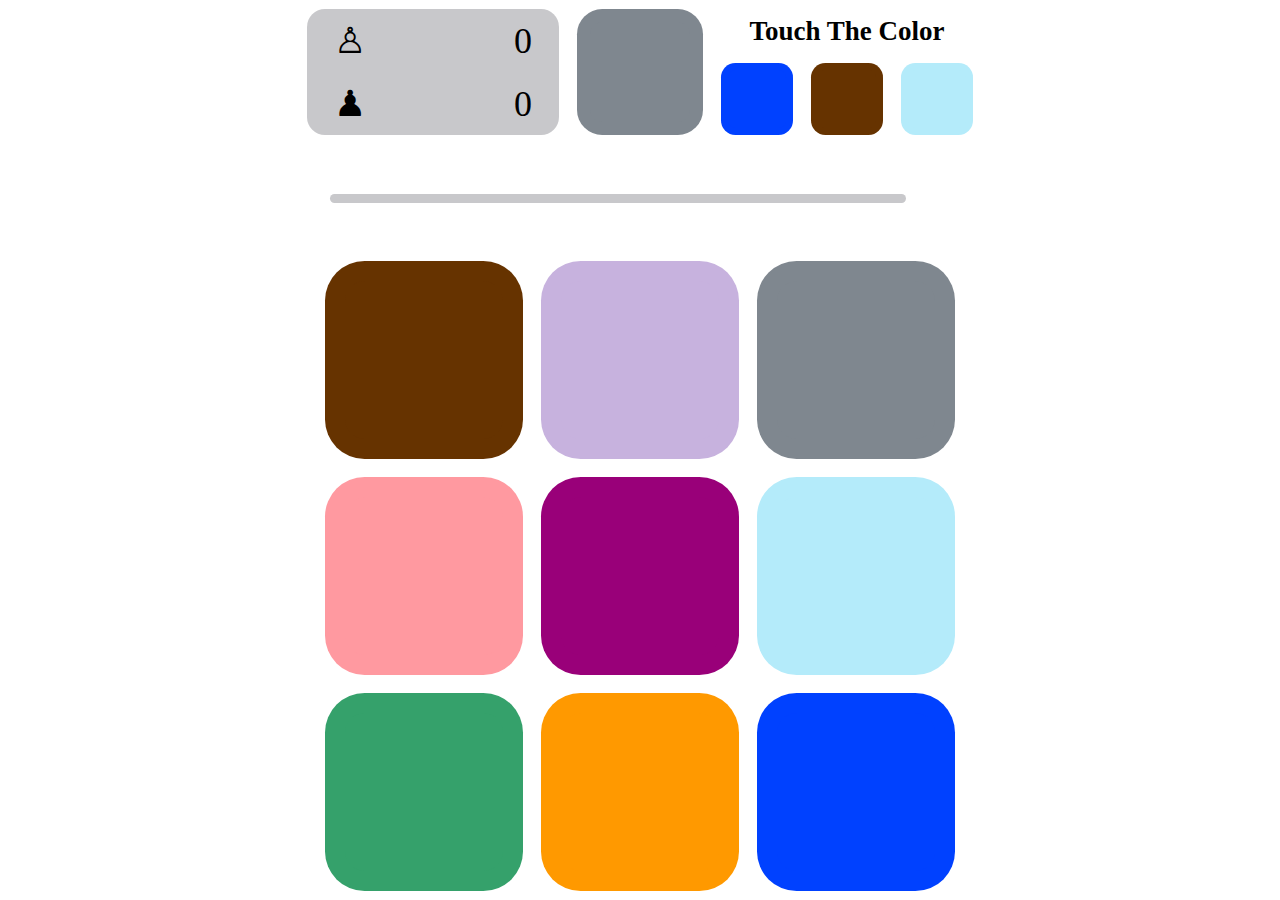
<file: index.html>
<html>
  <head>
    <meta charset="UTF-8">
    <meta name="viewport" content="width=device-width,initial-scale=1,user-scalable=no">
    <meta name="twitter:card" content="summary_large_image" />
    <meta name="twitter:site" content="@amoO_O" />
    <meta name="twitter:title" content="Touch the Color" />
    <meta name="twitter:description" content="Touch the color" />
    <meta name="twitter:image" content="https://amo12937.github.io/touch_the_color_web/images/tw_image_2b7a14c6584a967efb77a0b667d3bab7.png" />
    <meta property="og:site_name" content="Touch the Color" />
    <meta property="og:title" content="Touch the Color" />
    <meta property="og:image" content="https://amo12937.github.io/touch_the_color_web/images/fb_image_709deee22ae96780b7e55422ca96f77f.png" />
    <meta property="og:description" content="Touch the color :)" />
    <meta property="og:url" content="https://amo12937.github.io/touch_the_color_web/" />
    <meta property="og:type" content="website" />
    <script>
      document.write('<link rel="stylesheet" type="text/css" href="styles/main.css?r=' + Math.random() + '">');
    </script>
    <script src="scripts/bundle.js"></script>
    <script async src="//platform.twitter.com/widgets.js" charset="utf-8"></script>
  </head>
  <body>
    <div id="root"></div>
  </body>
</html>
</file>
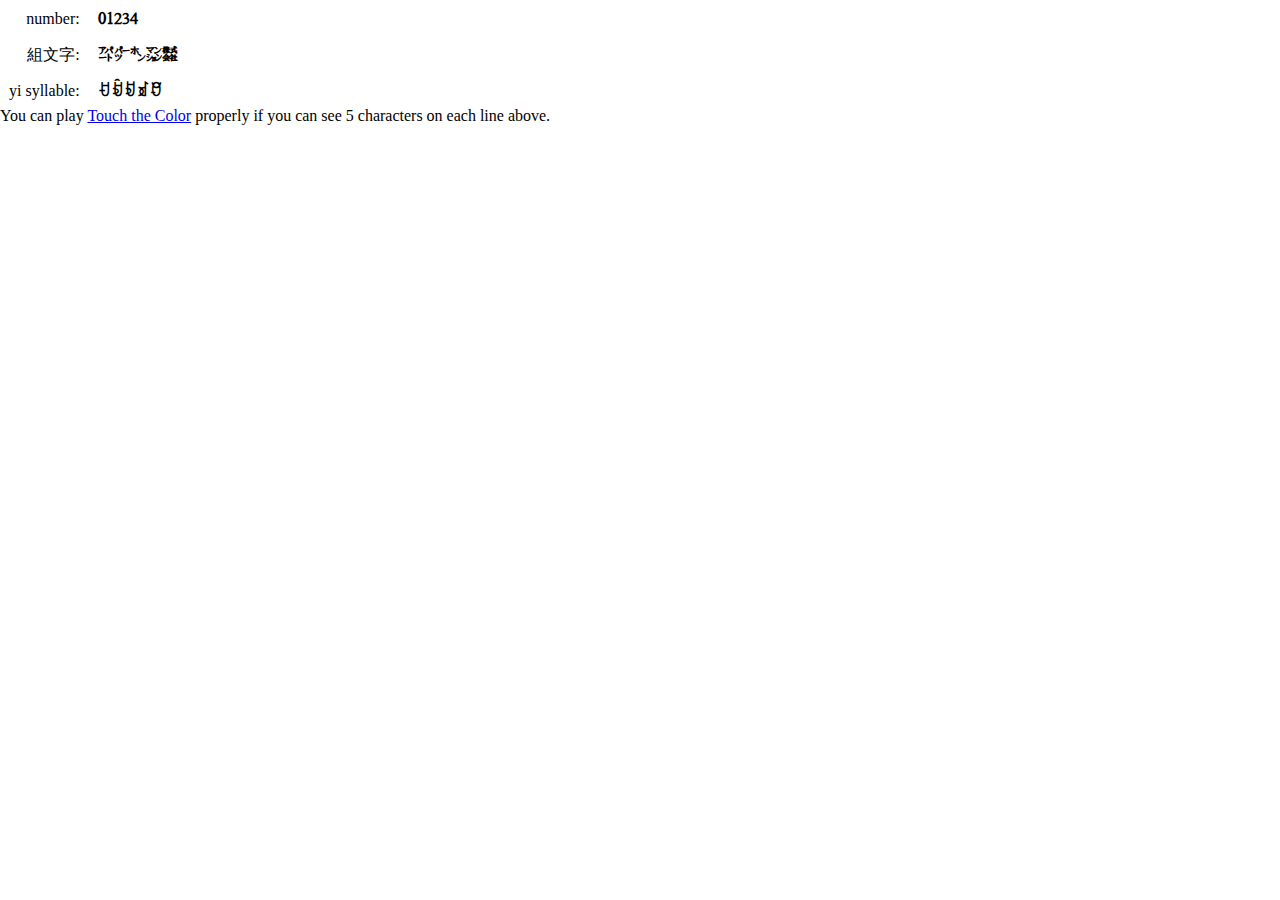
<file: dep_char.html>
<html>
  <head>
    <meta charset="UTF-8">
    <meta name="viewport" content="width=device-width,initial-scale=1,user-scalable=no">
    <script>
      document.write('<link rel="stylesheet" type="text/css" href="styles/main.css?r=' + Math.random() + '">');
    </script>
    <style>
      td {
        padding: 1vmin;
      }
      th {
        padding: 1vmin;
        text-align: right;
      }
    </style>
  </head>
  <body>
    <table>
      <tr>
        <th>number:</th>
        <td class = "font">
          01234
        </td>
      </tr>
      <tr>
        <th>組文字:</th>
        <td class = "font">
          ㌀㌬㌿㍇㍿
        </td>
      </tr>
      <tr>
        <th>yi syllable:</th>
        <td class = "font">
          ꀀꀁꀂꀃꀄ
        </td>
      </tr>
    </table>
    <div>You can play <a href="./index.html">Touch the Color</a> properly if you can see 5 characters on each line above.</div>
  </body>
</html>
</file>
<file: styles/main.css>
html,body,div,span,object,iframe,h1,h2,h3,h4,h5,h6,p,blockquote,pre,a,abbr,address,cite,code,del,dfn,em,img,ins,kbd,q,s,samp,small,strong,sub,sup,var,b,u,i,dl,dt,dd,ol,ul,li,fieldset,form,label,legend,table,caption,tbody,tfoot,thead,tr,th,td,article,aside,canvas,details,embed,figure,figcaption,footer,header,hgroup,menu,nav,output,ruby,section,summary,time,mark,audio,video{margin:0;padding:0;border:0;font-size:100%;font:inherit;vertical-align:baseline}article,aside,details,figcaption,figure,footer,header,hgroup,menu,nav,section{display:block}body{line-height:1}ol,ul{list-style:none}blockquote,q{quotes:none}blockquote:before,blockquote:after,q:before,q:after{content:'';content:none}table{border-collapse:collapse;border-spacing:0}html,body{overflow:hidden;font-family:"sans-serif"}.app{width:100%;height:100%}.logo-inner{width:76vmin;height:10vmin;font-size:8vmin;font-weight:bold;display:-webkit-box;display:-ms-flexbox;display:flex;-webkit-box-align:end;-ms-flex-align:end;align-items:flex-end;-webkit-box-pack:center;-ms-flex-pack:center;justify-content:center}.app_content{width:100vmin;height:100vmin;margin:0 auto;padding-top:10vmin}.game-over-inner{width:72vmin;height:24vmin;padding-top:111vmin;margin:0 auto}@media screen and (min-aspect-ratio: 10 / 13){.logo-inner{width:30vmin;height:5vmin;margin-left:auto;font-size:3vmin}.app_content{padding-top:0}.game-over-inner{padding-top:52vmin}}.logo{width:76vmin;height:10vmin;margin:0 auto 0;position:absolute;top:0;left:0;right:0}.logo-image{width:100%;height:100%}.board{width:72vmin;height:72vmin;margin:0 auto}.board_row{width:72vmin;height:14.4vmin}.board_row.board_row-3{height:24vmin}.board_row.board_row-4{height:18vmin}.board_row.board_row-5{height:14.4vmin}.board_cell{width:12.4vmin;height:12.4vmin;float:left;position:relative;margin:1vmin}.board_cell.board_cell-3{width:22vmin;height:22vmin;font-size:12.5vmin}.board_cell.board_cell-4{width:16vmin;height:16vmin;font-size:9.375vmin}.board_cell.board_cell-5{width:12.4vmin;height:12.4vmin;font-size:7.5vmin}.board_item-appear{-webkit-transform:scale(0.5);transform:scale(0.5);opacity:0}.board_item-appear-active{-webkit-transition:all 400ms;transition:all 400ms;-webkit-transform:scale(1);transform:scale(1);opacity:1}.board_item-enter{-webkit-transform:scale(0.5);transform:scale(0.5);opacity:0}.board_item-enter-active{-webkit-transition:all 400ms;transition:all 400ms;-webkit-transform:scale(1);transform:scale(1);opacity:1}.board_item-leave-active{-webkit-transition:all 400ms;transition:all 400ms;-webkit-transform:scale(2);transform:scale(2);opacity:0}.board_item{position:absolute;top:0;right:0;bottom:0;left:0}.board_item_failed{-webkit-animation-name:animation-board-fail;animation-name:animation-board-fail;-webkit-animation-duration:0.5s;animation-duration:0.5s;-webkit-animation-timing-function:ease;animation-timing-function:ease;-webkit-animation-iteration-count:1;animation-iteration-count:1}@-webkit-keyframes animation-board-fail{0%{-webkit-transform:rotate(10deg);transform:rotate(10deg)}20%{-webkit-transform:rotate(-10deg);transform:rotate(-10deg)}40%{-webkit-transform:rotate(5deg);transform:rotate(5deg)}60%{-webkit-transform:rotate(-5deg);transform:rotate(-5deg)}80%{-webkit-transform:rotate(0deg);transform:rotate(0deg)}}@keyframes animation-board-fail{0%{-webkit-transform:rotate(10deg);transform:rotate(10deg)}20%{-webkit-transform:rotate(-10deg);transform:rotate(-10deg)}40%{-webkit-transform:rotate(5deg);transform:rotate(5deg)}60%{-webkit-transform:rotate(-5deg);transform:rotate(-5deg)}80%{-webkit-transform:rotate(0deg);transform:rotate(0deg)}}.board_cell_appeal{-webkit-animation-name:animation-board-cell_appeal;animation-name:animation-board-cell_appeal;-webkit-animation-duration:1.0s;animation-duration:1.0s;-webkit-animation-timing-function:ease;animation-timing-function:ease;-webkit-animation-iteration-count:infinite;animation-iteration-count:infinite;-webkit-animation-fill-mode:forwards;animation-fill-mode:forwards}@-webkit-keyframes animation-board-cell_appeal{75%{-webkit-transform:rotate(0deg);transform:rotate(0deg)}80%{-webkit-transform:rotate(5deg);transform:rotate(5deg)}85%{-webkit-transform:rotate(-5deg);transform:rotate(-5deg)}90%{-webkit-transform:rotate(5deg);transform:rotate(5deg)}95%{-webkit-transform:rotate(-5deg);transform:rotate(-5deg)}100%{-webkit-transform:rotate(0deg);transform:rotate(0deg)}}@keyframes animation-board-cell_appeal{75%{-webkit-transform:rotate(0deg);transform:rotate(0deg)}80%{-webkit-transform:rotate(5deg);transform:rotate(5deg)}85%{-webkit-transform:rotate(-5deg);transform:rotate(-5deg)}90%{-webkit-transform:rotate(5deg);transform:rotate(5deg)}95%{-webkit-transform:rotate(-5deg);transform:rotate(-5deg)}100%{-webkit-transform:rotate(0deg);transform:rotate(0deg)}}.timer{width:77vmin;height:12vmin;margin:0 auto;display:-webkit-box;display:-ms-flexbox;display:flex;-webkit-box-align:center;-ms-flex-align:center;align-items:center}.timer_back{width:64vmin;height:1vmin;background-color:#c8c8cb;border-radius:.5vmin;margin-left:4vmin;overflow:hidden}.timer_front{width:0%;height:100%;background-color:#ff2800;border-radius:.5vmin;-webkit-animation-name:animation-timer-front;animation-name:animation-timer-front;-webkit-animation-timing-function:linear;animation-timing-function:linear;-webkit-animation-iteration-count:1;animation-iteration-count:1;-webkit-animation-fill-mode:forwards;animation-fill-mode:forwards}.timer_front-waiting{-webkit-animation-play-state:paused;animation-play-state:paused}.timer_front-active{-webkit-animation-play-state:running;animation-play-state:running}@-webkit-keyframes animation-timer-front{0%{width:0%;background-color:#0041ff}9.9%{background-color:#0041ff}10%{background-color:#35a16b}24.9%{background-color:#35a16b}25%{background-color:#faf500}49.9%{background-color:#faf500}50%{background-color:#ff2800}100%{width:100%;background-color:#ff2800}}@keyframes animation-timer-front{0%{width:0%;background-color:#0041ff}9.9%{background-color:#0041ff}10%{background-color:#35a16b}24.9%{background-color:#35a16b}25%{background-color:#faf500}49.9%{background-color:#faf500}50%{background-color:#ff2800}100%{width:100%;background-color:#ff2800}}.pause-button{width:8vmin;height:8vmin;margin-left:1vmin}.pause-button.pause-button-pause{content:url(../images/pause.svg)}.pause-button.pause-button-resume{content:url(../images/resume.svg)}.hint_container{width:46vmin;height:16vmin;float:left}.hint{-webkit-transition:all 400ms;transition:all 400ms;width:8vmin;height:8vmin;margin:7vmin 1vmin 1vmin;font-size:4vmin}.hint.hint-0{width:14vmin;height:14vmin;float:left;margin:1vmin;font-size:7vmin;position:absolute;-webkit-transform:translate(0, 0);transform:translate(0, 0)}.hint.hint-0.hint_item-leave-active{-webkit-transform:translate(0, 0) scale(2);transform:translate(0, 0) scale(2);opacity:0}.hint.hint-0.hint_item-enter{-webkit-transform:translate(0, 0) scale(0.5);transform:translate(0, 0) scale(0.5);opacity:0}.hint.hint-0.hint_item-enter-active{-webkit-transform:translate(0, 0) scale(1);transform:translate(0, 0) scale(1);opacity:1}.hint.hint-1{position:absolute;-webkit-transform:translate(16vmin, 0);transform:translate(16vmin, 0)}.hint.hint-1.hint_item-leave-active{-webkit-transform:translate(16vmin, 0) scale(2);transform:translate(16vmin, 0) scale(2);opacity:0}.hint.hint-1.hint_item-enter{-webkit-transform:translate(16vmin, 0) scale(0.5);transform:translate(16vmin, 0) scale(0.5);opacity:0}.hint.hint-1.hint_item-enter-active{-webkit-transform:translate(16vmin, 0) scale(1);transform:translate(16vmin, 0) scale(1);opacity:1}.hint.hint-2{position:absolute;-webkit-transform:translate(26vmin, 0);transform:translate(26vmin, 0)}.hint.hint-2.hint_item-leave-active{-webkit-transform:translate(26vmin, 0) scale(2);transform:translate(26vmin, 0) scale(2);opacity:0}.hint.hint-2.hint_item-enter{-webkit-transform:translate(26vmin, 0) scale(0.5);transform:translate(26vmin, 0) scale(0.5);opacity:0}.hint.hint-2.hint_item-enter-active{-webkit-transform:translate(26vmin, 0) scale(1);transform:translate(26vmin, 0) scale(1);opacity:1}.hint.hint-3{position:absolute;-webkit-transform:translate(36vmin, 0);transform:translate(36vmin, 0)}.hint.hint-3.hint_item-leave-active{-webkit-transform:translate(36vmin, 0) scale(2);transform:translate(36vmin, 0) scale(2);opacity:0}.hint.hint-3.hint_item-enter{-webkit-transform:translate(36vmin, 0) scale(0.5);transform:translate(36vmin, 0) scale(0.5);opacity:0}.hint.hint-3.hint_item-enter-active{-webkit-transform:translate(36vmin, 0) scale(1);transform:translate(36vmin, 0) scale(1);opacity:1}@font-face{font-family:"yi";src:url("../fonts/NuosuSIL.ttf")}@font-face{font-family:"cjk-compatibility";src:url("../fonts/gw558365.ttf")}.tile{position:relative;width:100%;height:100%}.tile.square{border-radius:20%}.tile.square .tile_content{border-radius:12.5%}.tile.circle{border-radius:50%}.tile.circle .tile_content{border-radius:50%}.tile .tile_content{position:absolute;width:80%;height:80%;margin:10%;display:-webkit-box;display:-ms-flexbox;display:flex;-webkit-box-align:center;-ms-flex-align:center;align-items:center;-webkit-box-pack:center;-ms-flex-pack:center;justify-content:center;-webkit-user-select:none;-moz-user-select:none;-ms-user-select:none;user-select:none}.font{font-family:"sans-serif", "yi", "cjk-compatibility";font-weight:bold}.score_hint_container{width:76vmin;height:16vmin;margin:auto}.score_container{width:28vmin;height:14vmin;position:relative;float:left;text-align:bottom;background-color:#c8c8cb;border-radius:2vmin;margin:1vmin}.score{height:7vmin;margin:0 3vmin;position:relative;font-size:4vmin}.score .score_icon{position:absolute;top:0;right:0;bottom:0;left:0;display:-webkit-box;display:-ms-flexbox;display:flex;-webkit-box-align:center;-ms-flex-align:center;align-items:center;-webkit-box-pack:start;-ms-flex-pack:start;justify-content:flex-start}.score .score_value{position:absolute;top:0;right:0;bottom:0;left:0;display:-webkit-box;display:-ms-flexbox;display:flex;-webkit-box-align:center;-ms-flex-align:center;align-items:center;-webkit-box-pack:end;-ms-flex-pack:end;justify-content:flex-end}.score_animation-appear{-webkit-transform:scale(2);transform:scale(2)}.score_animation-appear-active{-webkit-transition:-webkit-transform 400ms;transition:-webkit-transform 400ms;transition:transform 400ms;transition:transform 400ms, -webkit-transform 400ms;-webkit-transform:scale(1);transform:scale(1)}.score_animation_increased{-webkit-animation-name:animation-score-increased;animation-name:animation-score-increased;-webkit-animation-duration:0.5s;animation-duration:0.5s;-webkit-animation-timing-function:ease;animation-timing-function:ease;-webkit-animation-iteration-count:1;animation-iteration-count:1}@-webkit-keyframes animation-score-increased{0%{-webkit-transform:scale(2);transform:scale(2)}100%{-webkit-transform:scale(1);transform:scale(1)}}@keyframes animation-score-increased{0%{-webkit-transform:scale(2);transform:scale(2)}100%{-webkit-transform:scale(1);transform:scale(1)}}.game-over{background-color:rgba(0,0,0,0.5);top:0;bottom:0;left:0;right:0;position:absolute}.game-over-enter{-webkit-transition:opacity 2s;transition:opacity 2s;opacity:0}.game-over-enter-active{opacity:1}.game-over-leave{-webkit-transition:all 400ms;transition:all 400ms}.game-over-leave-active{opacity:0;-webkit-transform:scale(2);transform:scale(2)}.game-over-retry{width:72vmin;height:6vmin;background-color:#f8f8f8;text-align:center;border-radius:3vmin;display:-webkit-box;display:-ms-flexbox;display:flex;-webkit-box-align:center;-ms-flex-align:center;align-items:center;-webkit-box-pack:center;-ms-flex-pack:center;justify-content:center;font-size:4vmin}.sns-container{width:72vmin;margin:4vmin 0 0;display:-webkit-box;display:-ms-flexbox;display:flex;-webkit-box-pack:center;-ms-flex-pack:center;justify-content:center;-webkit-box-align:center;-ms-flex-align:center;align-items:center}
</file>
